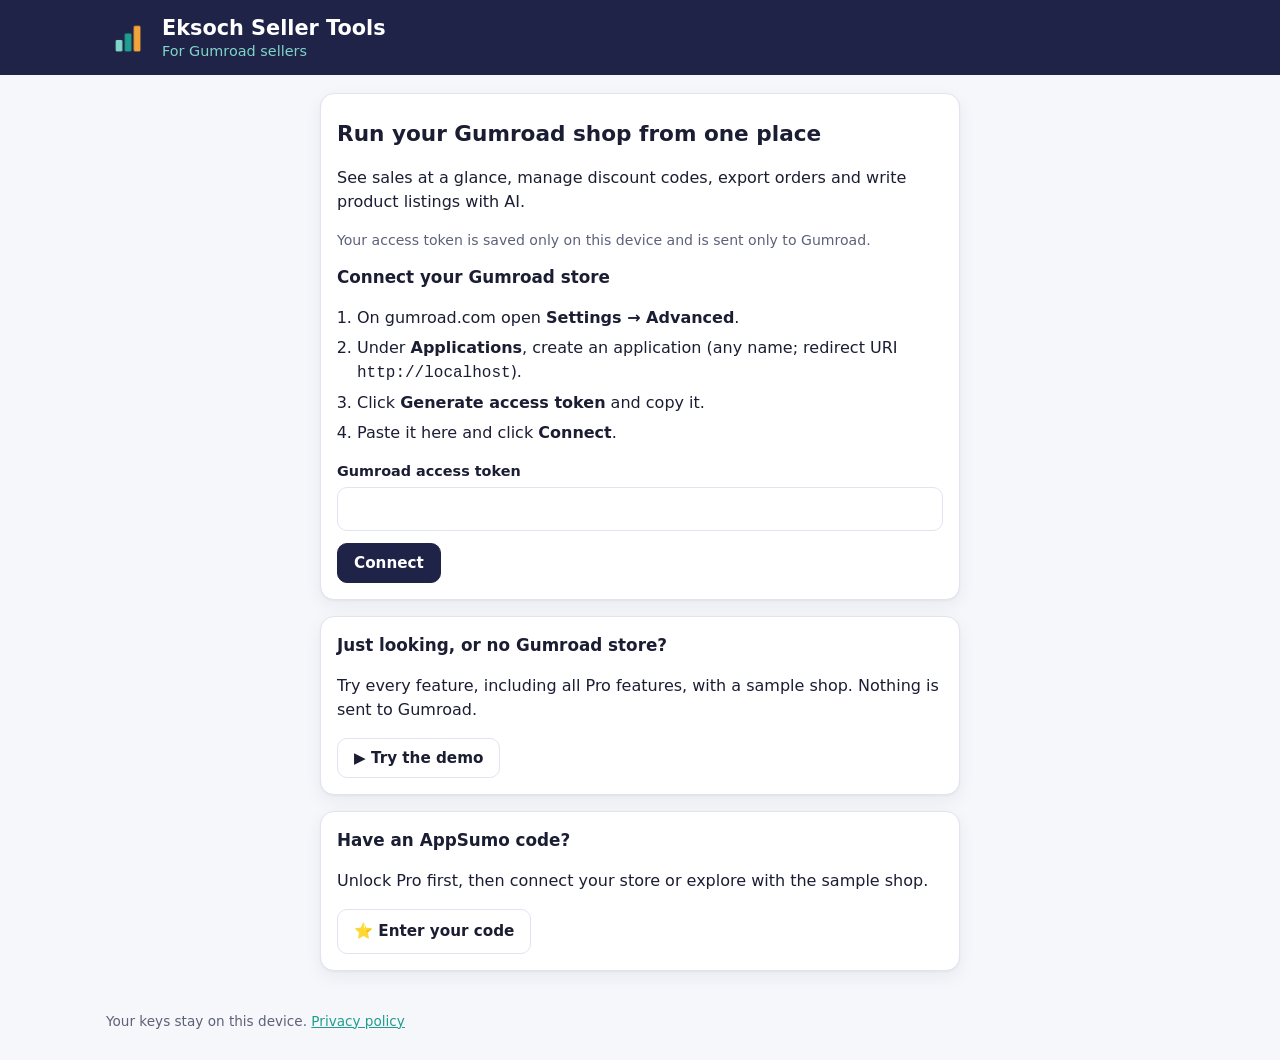
<file: index.html>
<!doctype html>
<html lang="en">
<head>
  <meta charset="utf-8">
  <meta name="viewport" content="width=device-width, initial-scale=1, viewport-fit=cover">
  <title>Eksoch Seller Tools</title>
  <meta name="description" content="Sales dashboard, discount codes, sales export and an AI listing writer for Gumroad sellers.">
  <meta name="theme-color" content="#1f2347">
  <link rel="manifest" href="manifest.webmanifest">
  <link rel="icon" href="icons/icon-192.png">
  <link rel="apple-touch-icon" href="icons/icon-192.png">
  <link rel="stylesheet" href="styles.css">
</head>
<body>
  <header class="hero">
    <div class="wrap top">
      <div class="brand">
        <img src="icons/icon-192.png" width="44" height="44" alt="">
        <div>
          <h1>Eksoch Seller Tools</h1>
          <p id="shopLine">For Gumroad sellers</p>
        </div>
      </div>
      <span id="demoBadge" class="badge" hidden>Demo mode</span>
      <span id="proBadge" class="badge" hidden>⭐ Pro</span>
    </div>
    <nav class="wrap tabs" id="tabs" aria-label="Sections" hidden>
      <a href="#dashboard" data-page="dashboard">📊 Dashboard</a>
      <a href="#products" data-page="products">📦 Products</a>
      <a href="#discounts" data-page="discounts">🏷️ Discounts</a>
      <a href="#writer" data-page="writer">✍️ AI writer</a>
      <a href="#export" data-page="export">⬇️ Export</a>
      <a href="#pro" data-page="pro">⭐ Pro</a>
      <a href="#settings" data-page="settings">⚙️ Settings</a>
    </nav>
  </header>

  <main class="wrap" id="main" tabindex="-1"></main>

  <footer class="wrap foot">
    <span>Your keys stay on this device. </span>
    <a href="privacy.html">Privacy policy</a>
  </footer>

  <div id="toast" class="toast" role="status" aria-live="polite" hidden></div>

  <script src="pro-codes.js"></script>
  <script src="app.js"></script>
</body>
</html>
</file>
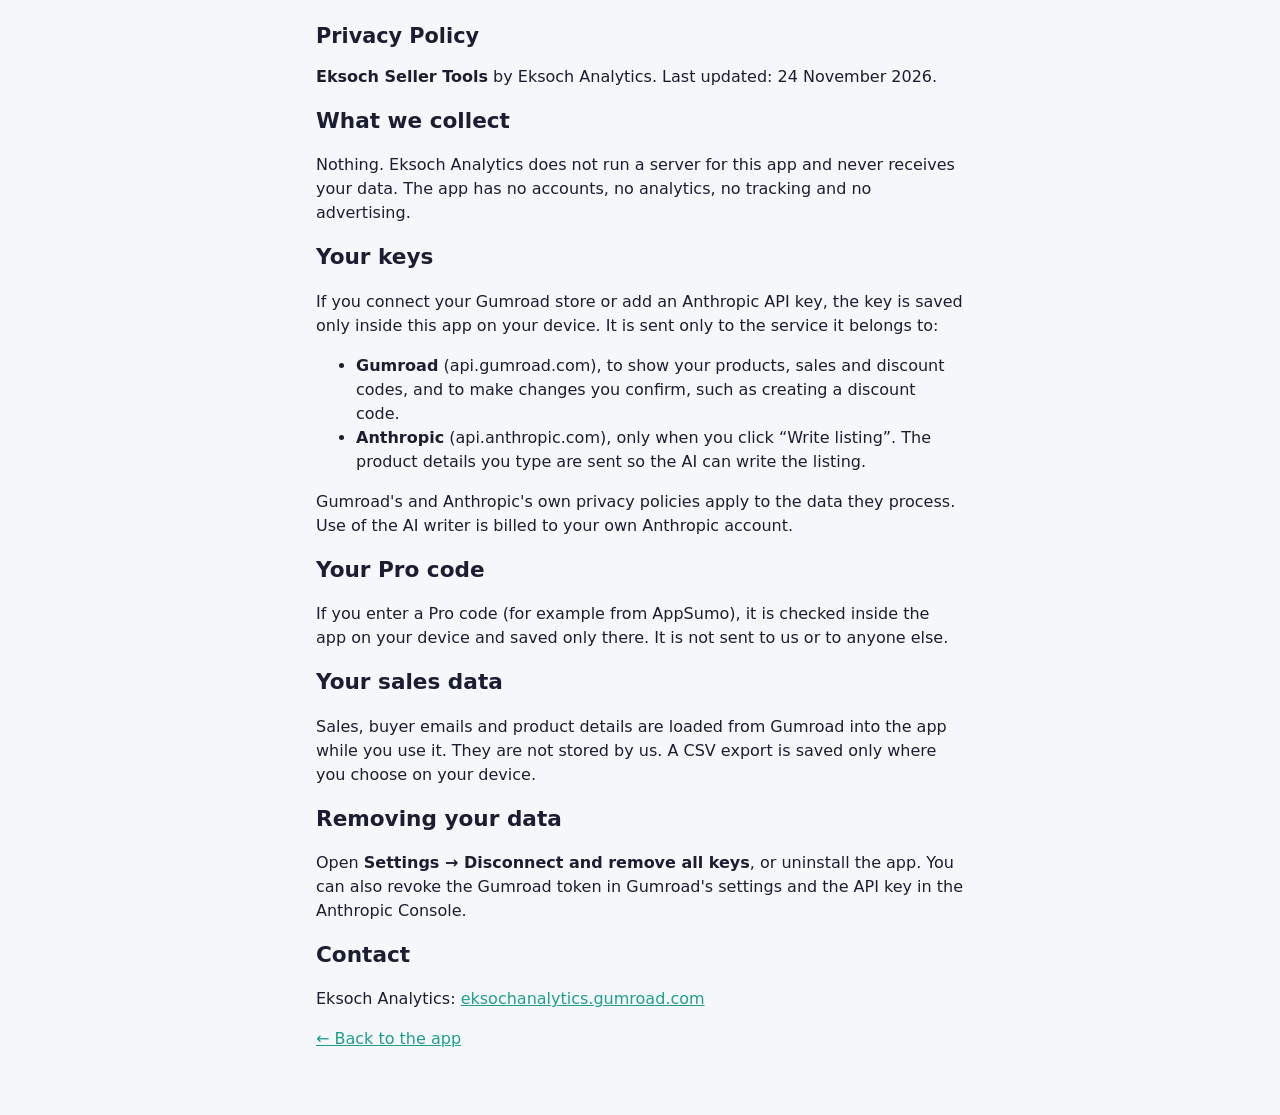
<file: privacy.html>
<!doctype html>
<html lang="en">
<head>
  <meta charset="utf-8">
  <meta name="viewport" content="width=device-width, initial-scale=1">
  <title>Privacy Policy · Eksoch Seller Tools</title>
  <link rel="stylesheet" href="styles.css">
  <style>main { max-width: 680px; padding: 24px 16px 48px; margin-inline: auto; } h1 { margin-bottom: 16px; }</style>
</head>
<body>
  <main>
    <h1>Privacy Policy</h1>
    <p><strong>Eksoch Seller Tools</strong> by Eksoch Analytics. Last updated: 24 November 2026.</p>

    <h2>What we collect</h2>
    <p>Nothing. Eksoch Analytics does not run a server for this app and never receives your data.
      The app has no accounts, no analytics, no tracking and no advertising.</p>

    <h2>Your keys</h2>
    <p>If you connect your Gumroad store or add an Anthropic API key, the key is saved only inside
      this app on your device. It is sent only to the service it belongs to:</p>
    <ul>
      <li><strong>Gumroad</strong> (api.gumroad.com), to show your products, sales and discount codes,
        and to make changes you confirm, such as creating a discount code.</li>
      <li><strong>Anthropic</strong> (api.anthropic.com), only when you click “Write listing”. The product
        details you type are sent so the AI can write the listing.</li>
    </ul>
    <p>Gumroad's and Anthropic's own privacy policies apply to the data they process.
      Use of the AI writer is billed to your own Anthropic account.</p>

    <h2>Your Pro code</h2>
    <p>If you enter a Pro code (for example from AppSumo), it is checked inside the app on your device
      and saved only there. It is not sent to us or to anyone else.</p>

    <h2>Your sales data</h2>
    <p>Sales, buyer emails and product details are loaded from Gumroad into the app while you use it.
      They are not stored by us. A CSV export is saved only where you choose on your device.</p>

    <h2>Removing your data</h2>
    <p>Open <strong>Settings → Disconnect and remove all keys</strong>, or uninstall the app.
      You can also revoke the Gumroad token in Gumroad's settings and the API key in the Anthropic Console.</p>

    <h2>Contact</h2>
    <p>Eksoch Analytics: <a href="https://eksochanalytics.gumroad.com">eksochanalytics.gumroad.com</a></p>
    <p><a href="./">← Back to the app</a></p>
  </main>
</body>
</html>
</file>
<file: styles.css>
:root {
  --bg: #f6f7fb;
  --card: #ffffff;
  --ink: #1b1e33;
  --muted: #5d6178;
  --line: #e1e4ef;
  --navy: #1f2347;
  --teal: #1f9e8f;
  --mint: #7fd6c8;
  --amber: #f2a33a;
  --accent: #1f2347;
  --accent-ink: #ffffff;
  --bar: #1f9e8f;
  --good: #1f8a5c;
  --bad: #c0392b;
  --bad-bg: #fdecea;
  --warn-bg: #fff4e2;
  --field: #ffffff;
  --shadow: 0 1px 2px rgba(27, 30, 51, .05), 0 6px 18px rgba(27, 30, 51, .06);
}
@media (prefers-color-scheme: dark) {
  :root {
    --bg: #12142a;
    --card: #1c1f3a;
    --ink: #eef0fa;
    --muted: #a7abc6;
    --line: #2d3156;
    --teal: #4cc7b7;
    --accent: #f2a33a;
    --accent-ink: #12142a;
    --bar: #4cc7b7;
    --good: #5ccf98;
    --bad: #ff8a7a;
    --bad-bg: #3a1f2a;
    --warn-bg: #33291a;
    --field: #15182f;
    --shadow: none;
  }
}

* { box-sizing: border-box; }
[hidden] { display: none !important; }
html { -webkit-text-size-adjust: 100%; }
body {
  margin: 0; background: var(--bg); color: var(--ink);
  font: 16px/1.5 "Segoe UI", system-ui, -apple-system, Roboto, sans-serif;
  padding-bottom: env(safe-area-inset-bottom);
}
.wrap { max-width: 1100px; margin-inline: auto; padding-inline: 16px; }
a { color: var(--teal); }
h2 { font-size: 1.35rem; margin: 8px 0 12px; }
h3 { font-size: 1.05rem; margin: 0 0 10px; }
.muted { color: var(--muted); }
.small { font-size: .88rem; }

/* Header */
.hero { background: var(--navy); color: #fff; margin-bottom: 18px; }
.top { display: flex; align-items: center; justify-content: space-between; gap: 12px; padding-top: 16px; padding-bottom: 12px; }
.brand { display: flex; align-items: center; gap: 12px; }
.brand img { border-radius: 12px; }
h1 { font-size: 1.3rem; margin: 0; line-height: 1.2; }
.brand p { margin: 0; color: var(--mint); font-size: .9rem; }
.badge { background: var(--amber); color: #12142a; font-weight: 700; font-size: .8rem; padding: 4px 10px; border-radius: 999px; white-space: nowrap; }
.tabs { display: flex; gap: 4px; overflow-x: auto; scrollbar-width: none; padding-bottom: 0; }
.tabs::-webkit-scrollbar { display: none; }
.tabs a {
  color: #d9dcf0; text-decoration: none; padding: 10px 12px; border-radius: 10px 10px 0 0;
  white-space: nowrap; font-weight: 600; font-size: .93rem;
}
.tabs a:hover { background: rgba(255, 255, 255, .08); }
.tabs a[aria-current="page"] { background: var(--bg); color: var(--ink); }

/* Cards & layout */
.card { background: var(--card); border: 1px solid var(--line); border-radius: 14px; padding: 16px; box-shadow: var(--shadow); margin-bottom: 16px; }
.grid { display: grid; gap: 12px; }
.kpis { grid-template-columns: repeat(4, minmax(0, 1fr)); }
.two { grid-template-columns: repeat(2, minmax(0, 1fr)); }
.three { grid-template-columns: repeat(3, minmax(0, 1fr)); }
@media (max-width: 760px) {
  .kpis { grid-template-columns: repeat(2, minmax(0, 1fr)); }
  .two, .three { grid-template-columns: 1fr; }
}
.kpi { background: var(--card); border: 1px solid var(--line); border-radius: 14px; padding: 14px 16px; box-shadow: var(--shadow); }
.kpi span { display: block; color: var(--muted); font-size: .85rem; }
.kpi strong { font-size: 1.6rem; font-variant-numeric: tabular-nums; }
.row { display: flex; gap: 10px; align-items: center; flex-wrap: wrap; }
.spread { justify-content: space-between; }

/* Buttons & fields */
.btn {
  display: inline-flex; align-items: center; justify-content: center; gap: 6px;
  padding: 10px 16px; border-radius: 10px; font-weight: 600; font-size: .95rem; font-family: inherit;
  text-decoration: none; border: 1px solid var(--line); color: var(--ink); background: var(--card); cursor: pointer;
}
.btn:hover { border-color: var(--muted); }
.btn.primary { background: var(--accent); color: var(--accent-ink); border-color: var(--accent); }
.btn.danger { color: var(--bad); }
.btn:disabled { opacity: .5; cursor: not-allowed; }
.btn.small { padding: 6px 10px; font-size: .85rem; }
label { display: block; font-weight: 600; font-size: .9rem; margin-bottom: 12px; }
label .hint { font-weight: 400; color: var(--muted); }
input, select, textarea {
  display: block; width: 100%; margin-top: 4px; padding: 10px 12px; font: inherit; color: var(--ink);
  background: var(--field); border: 1px solid var(--line); border-radius: 10px;
}
input:focus, select:focus, textarea:focus, .btn:focus-visible, .tabs a:focus-visible { outline: 2px solid var(--teal); outline-offset: 1px; }
textarea { min-height: 110px; resize: vertical; }
.check { display: flex; gap: 8px; align-items: center; font-weight: 400; }
.check input { width: auto; margin: 0; }

/* Messages */
.msg { border-radius: 10px; padding: 10px 14px; margin: 0 0 14px; }
.msg.error { background: var(--bad-bg); color: var(--bad); }
.msg.warn { background: var(--warn-bg); }
.msg.info { background: var(--card); border: 1px solid var(--line); }
.toast {
  position: fixed; left: 50%; bottom: 20px; transform: translateX(-50%); z-index: 10;
  background: var(--navy); color: #fff; padding: 10px 18px; border-radius: 999px; box-shadow: 0 6px 18px rgba(0, 0, 0, .25);
  max-width: calc(100% - 32px);
}

/* Tables */
.table-wrap { overflow-x: auto; }
table { width: 100%; border-collapse: collapse; font-size: .93rem; }
th, td { text-align: left; padding: 9px 10px; border-bottom: 1px solid var(--line); vertical-align: top; }
th { color: var(--muted); font-weight: 600; font-size: .82rem; text-transform: uppercase; letter-spacing: .02em; }
td.num, th.num { text-align: right; font-variant-numeric: tabular-nums; white-space: nowrap; }
.pill { display: inline-block; padding: 2px 8px; border-radius: 999px; font-size: .8rem; font-weight: 600; background: var(--line); }
.pill.on { background: rgba(31, 138, 92, .15); color: var(--good); }

/* Charts */
.bars { display: flex; align-items: flex-end; gap: 2px; height: 180px; border-bottom: 1px solid var(--line); }
.bars div { flex: 1; background: var(--bar); border-radius: 3px 3px 0 0; min-height: 0; }
.bars div:hover { opacity: .75; }
.axis { display: flex; justify-content: space-between; color: var(--muted); font-size: .8rem; margin-top: 6px; }
.hbar { margin-bottom: 10px; }
.hbar .lab { display: flex; justify-content: space-between; gap: 10px; font-size: .9rem; }
.hbar .lab span:first-child { overflow: hidden; text-overflow: ellipsis; white-space: nowrap; min-width: 0; }
.hbar .lab span:last-child { white-space: nowrap; flex-shrink: 0; }
.hbar .track { height: 10px; background: var(--line); border-radius: 999px; overflow: hidden; margin-top: 4px; }
.hbar .fill { height: 100%; background: var(--bar); border-radius: 999px; }

/* Welcome */
.welcome { max-width: 640px; margin: 10px auto 30px; }
.welcome ol { padding-left: 20px; }
.welcome li { margin-bottom: 6px; }

/* Listing output */
.out-block { margin-bottom: 14px; }
.out-head { display: flex; justify-content: space-between; align-items: center; gap: 8px; margin-bottom: 4px; }
.out-head strong { font-size: .92rem; }
.out-text { background: var(--field); border: 1px solid var(--line); border-radius: 10px; padding: 10px 12px; white-space: pre-wrap; word-break: break-word; }
.out-rich { background: var(--field); border: 1px solid var(--line); border-radius: 10px; padding: 4px 14px; }
.out-rich h4 { margin: 12px 0 4px; }
.tags { display: flex; flex-wrap: wrap; gap: 6px; }
.tags span { background: var(--line); border-radius: 999px; padding: 3px 10px; font-size: .88rem; }
.tags span.long { background: var(--bad-bg); color: var(--bad); }

.loading { color: var(--muted); padding: 30px 0; text-align: center; }
.foot { color: var(--muted); font-size: .85rem; padding-top: 10px; padding-bottom: 30px; }

/* Pro-only tabs when Pro is not unlocked */
.tabs a.locked::after { content: " 🔒"; font-size: .8em; }
</file>
